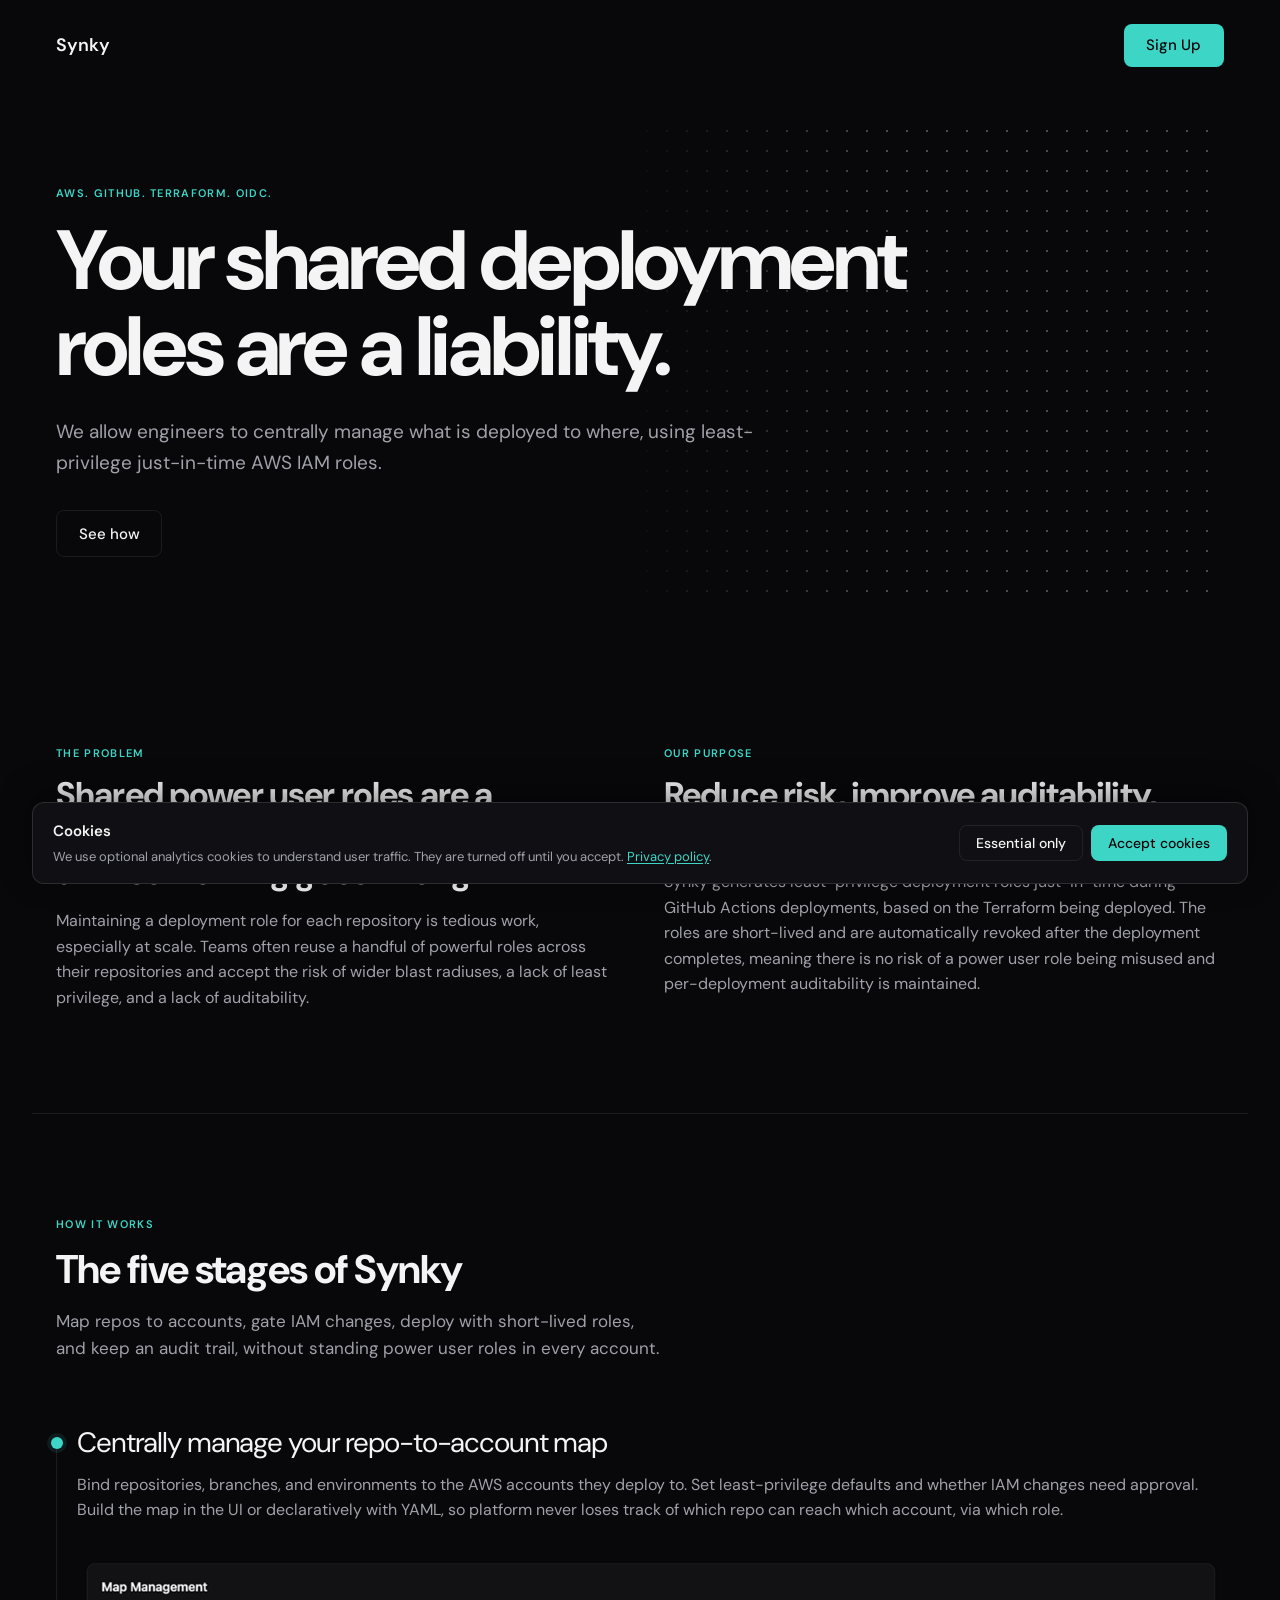
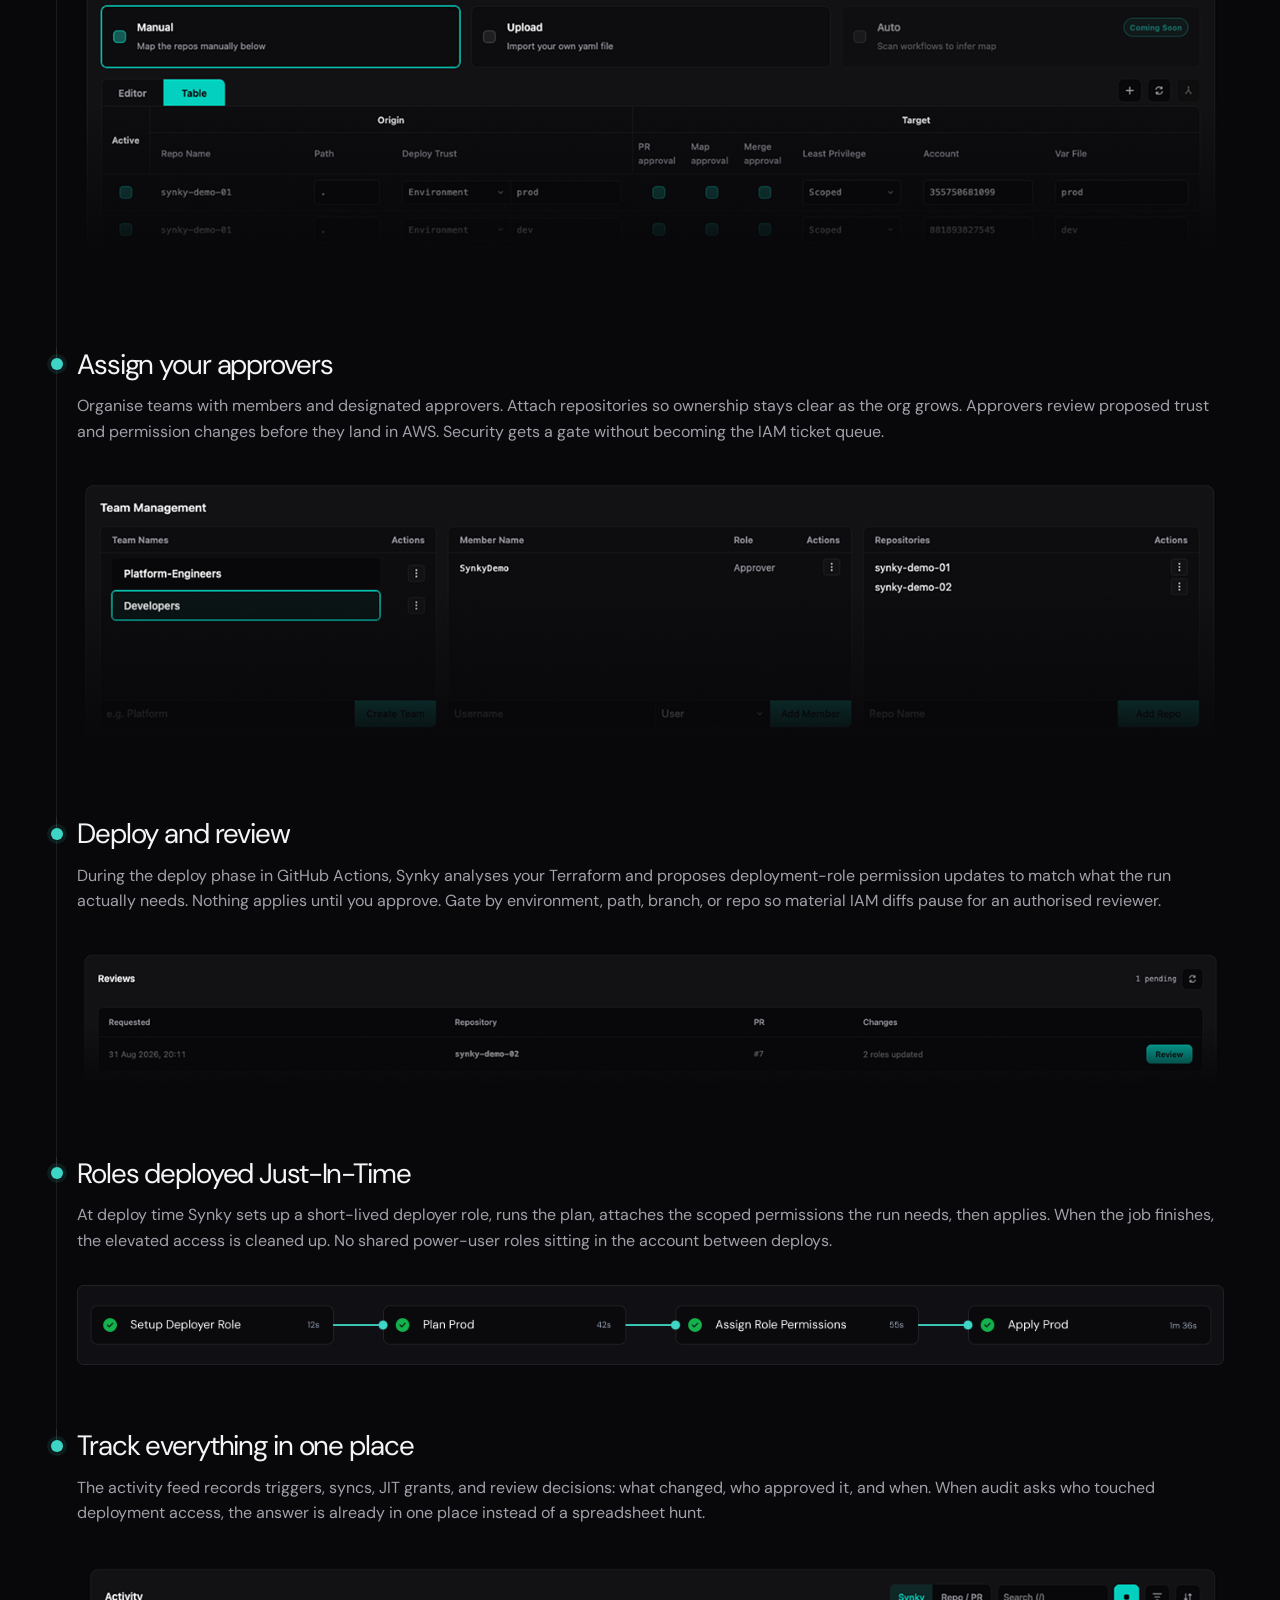
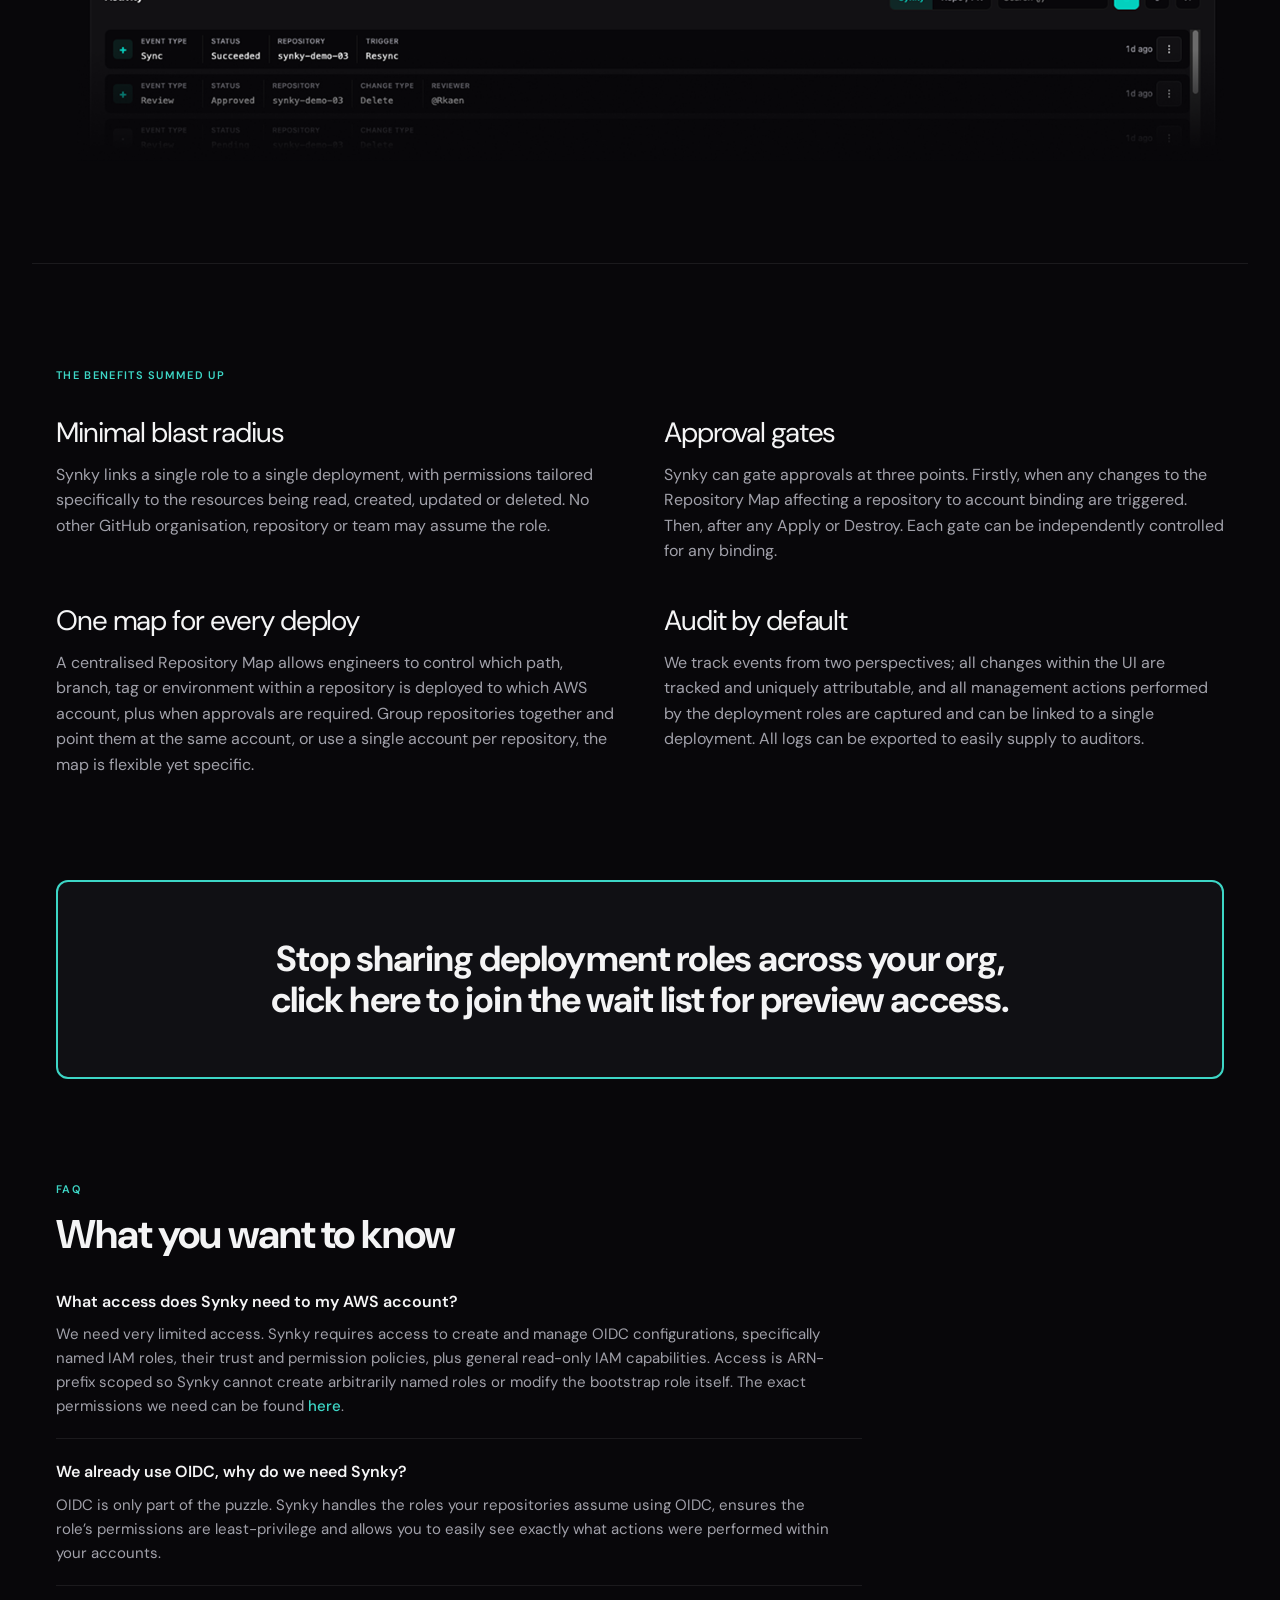
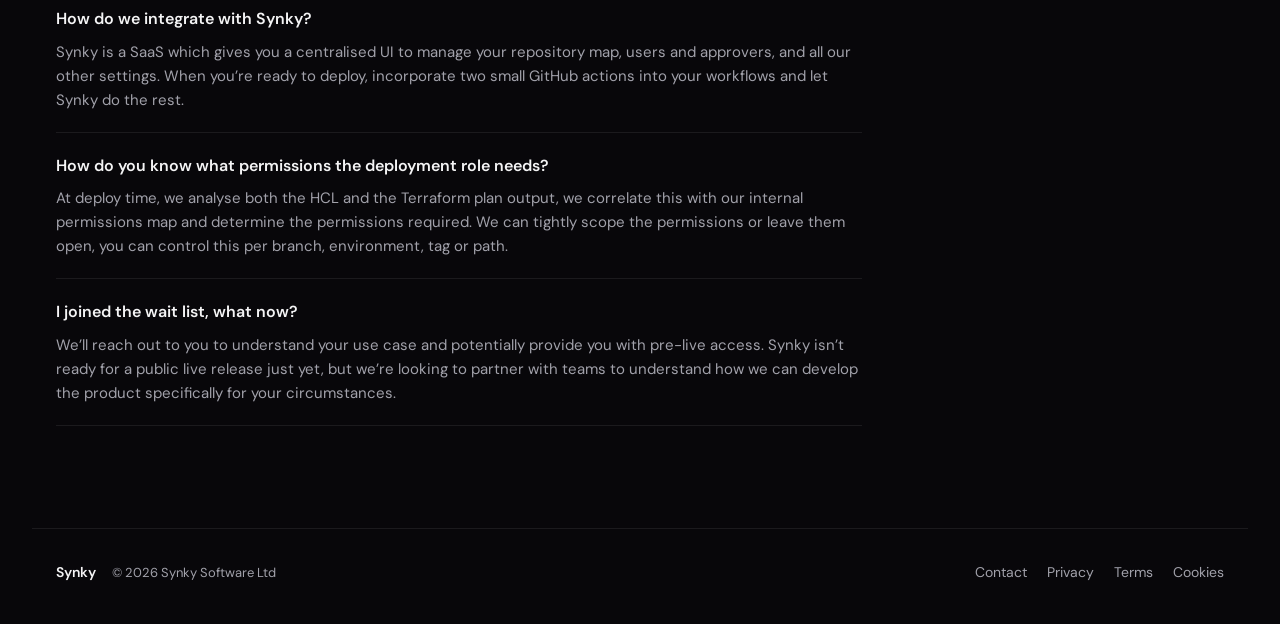
<file: index.html>
<!DOCTYPE html>
<html lang="en">
  <head>
    <meta charset="utf-8" />
    <meta name="viewport" content="width=device-width, initial-scale=1" />
    <meta
      name="description"
      content="Automated, auditable IAM for GitHub Actions and AWS. Per-repo deployment roles synced from Terraform, not shared power user roles."
    />
    <meta name="theme-color" content="#060608" />
    <link rel="canonical" href="https://www.synky.io/" />
    <meta property="og:type" content="website" />
    <meta property="og:url" content="https://www.synky.io/" />
    <meta property="og:title" content="Shared deployment roles are a liability | Synky" />
    <meta
      property="og:description"
      content="Automated, auditable IAM for GitHub Actions and AWS. Per-repo roles synced from Terraform."
    />
    <meta property="og:image" content="https://www.synky.io/assets/og-card.png" />
    <meta property="og:image:width" content="1200" />
    <meta property="og:image:height" content="630" />
    <meta name="twitter:card" content="summary_large_image" />
    <meta name="twitter:title" content="Shared deployment roles are a liability | Synky" />
    <meta
      name="twitter:description"
      content="Automated, auditable IAM for GitHub Actions and AWS. Per-repo roles synced from Terraform."
    />
    <meta name="twitter:image" content="https://www.synky.io/assets/og-card.png" />
    <title>Shared deployment roles are a liability | Synky</title>
    <script type="application/ld+json">
      {
        "@context": "https://schema.org",
        "@graph": [
          {
            "@type": "Organization",
            "@id": "https://www.synky.io/#organization",
            "name": "Synky Software Ltd",
            "url": "https://www.synky.io/",
            "logo": "https://www.synky.io/assets/synky-mark.png",
            "email": "hello@synky.io"
          },
          {
            "@type": "WebSite",
            "@id": "https://www.synky.io/#website",
            "url": "https://www.synky.io/",
            "name": "Synky",
            "publisher": { "@id": "https://www.synky.io/#organization" }
          },
          {
            "@type": "SoftwareApplication",
            "@id": "https://www.synky.io/#product",
            "name": "Synky",
            "applicationCategory": "DeveloperApplication",
            "operatingSystem": "Web",
            "url": "https://www.synky.io/",
            "description": "Automated, auditable deployment IAM for GitHub Actions and AWS. Per-repo just-in-time roles synced from Terraform.",
            "publisher": { "@id": "https://www.synky.io/#organization" }
          }
        ]
      }
    </script>
    <link rel="icon" href="favicon.svg" type="image/svg+xml" />
    <link rel="icon" href="favicon.ico" sizes="any" />
    <link rel="apple-touch-icon" href="apple-touch-icon.png" />
    <link rel="stylesheet" href="styles.css" />
    <link rel="preconnect" href="https://fonts.googleapis.com" />
    <link rel="preconnect" href="https://fonts.gstatic.com" crossorigin />
    <link
      href="https://fonts.googleapis.com/css2?family=DM+Sans:ital,opsz,wght@0,9..40,400;0,9..40,500;0,9..40,600;0,9..40,700;1,9..40,400&family=JetBrains+Mono:wght@400;500&display=swap"
      rel="stylesheet"
    />
  </head>
  <body>
    <a class="skip-link" href="#main">Skip to content</a>

    <header class="site-header">
      <a class="logo" href="/">Synky</a>
      <nav class="site-nav" aria-label="Primary">
        <button type="button" class="btn btn-primary btn-nav" data-waitlist-open>
          Sign Up
        </button>
      </nav>
    </header>

    <main id="main">
      <section class="hero" aria-labelledby="hero-title">
        <div class="hero-stage">
          <div class="hero-dots" aria-hidden="true"></div>
          <div class="hero-overlay">
            <p class="eyebrow">AWS. GitHub. Terraform. OIDC.</p>
            <h1 id="hero-title" class="hero-risk">
              Your shared deployment roles are a liability.
            </h1>
            <p class="lead">
              We allow engineers to centrally manage what is deployed to where, using least-privilege just-in-time AWS IAM roles.
            </p>
            <div class="cta-row">
              <a class="btn btn-outline" href="#features">See how</a>
            </div>
          </div>
        </div>
      </section>

      <section class="story" aria-labelledby="story-problem-title">
        <div class="story-grid">
          <div class="story-block">
            <p class="section-label">The problem</p>
            <h2 id="story-problem-title">
              Shared power user roles are a compromise everyone accepts until something goes wrong
            </h2>
            <p>
              Maintaining a deployment role for each repository is tedious work, especially at scale.
              Teams often reuse a handful of powerful roles across their repositories and accept the risk
              of wider blast radiuses, a lack of least privilege, and a lack of auditability.
            </p>
          </div>
          <div class="story-block">
            <p class="section-label">Our purpose</p>
            <h2 id="story-purpose-title" class="story-solution-title">
              Reduce risk, improve auditability, and make it easy to manage.
            </h2>
            <p>
              Synky generates least-privilege deployment roles just-in-time during GitHub Actions deployments, based
              on the Terraform being deployed. The roles are short-lived and are automatically revoked after the deployment completes,
              meaning there is no risk of a power user role being misused and per-deployment auditability is maintained.
            </p>
          </div>
        </div>
      </section>

      <section id="features" class="how-it-works" aria-labelledby="how-title">
        <header class="how-head">
          <p class="section-label">How it works</p>
          <h2 id="how-title">The five stages of Synky</h2>
          <p class="section-lead">
            Map repos to accounts, gate IAM changes, deploy with short-lived roles, and keep an
            audit trail, without standing power user roles in every account.
          </p>
        </header>

        <ol class="how-steps">
          <li class="how-step">
            <div class="how-step-marker" aria-hidden="true"><span></span></div>
            <div class="how-step-body">
              <div class="how-step-copy">
                <h3>Centrally manage your repo-to-account map</h3>
                <p>
                  Bind repositories, branches, and environments to the AWS accounts they deploy to.
                  Set least-privilege defaults and whether IAM changes need approval. Build the map
                  in the UI or declaratively with YAML, so platform never loses track of which
                  repo can reach which account, via which role.
                </p>
              </div>
              <figure class="how-step-media">
                <img
                  src="assets/product-images/mapManagement_fade.png?v=20260902"
                  alt="Synky map management table showing repository to account bindings"
                  width="1200"
                  height="750"
                  loading="lazy"
                />
              </figure>
            </div>
          </li>

          <li class="how-step">
            <div class="how-step-marker" aria-hidden="true"><span></span></div>
            <div class="how-step-body">
              <div class="how-step-copy">
                <h3>Assign your approvers</h3>
                <p>
                  Organise teams with members and designated approvers. Attach repositories so 
                  ownership stays clear as the org grows. Approvers review proposed trust and 
                  permission changes before they land in AWS. Security gets a gate without 
                  becoming the IAM ticket queue.
                </p>
              </div>
              <figure class="how-step-media">
                <img
                  src="assets/product-images/teamManagement_fade.png"
                  alt="Synky team management showing teams, members, and linked repositories"
                  width="1200"
                  height="750"
                  loading="lazy"
                />
              </figure>
            </div>
          </li>

          <li class="how-step">
            <div class="how-step-marker" aria-hidden="true"><span></span></div>
            <div class="how-step-body">
              <div class="how-step-copy">
                <h3>Deploy and review</h3>
                <p>
                  During the deploy phase in GitHub Actions, Synky analyses your Terraform 
                  and proposes deployment-role permission updates to match what the run 
                  actually needs. Nothing applies until you approve. Gate by environment, 
                  path, branch, or repo so material IAM diffs pause for an authorised reviewer.
                </p>
              </div>
              <figure class="how-step-media">
                <img
                  src="assets/product-images/reviews_fade.png"
                  alt="Synky dashboard showing pending reviews and repository metrics"
                  width="1200"
                  height="750"
                  loading="lazy"
                />
              </figure>
            </div>
          </li>

          <li class="how-step">
            <div class="how-step-marker" aria-hidden="true"><span></span></div>
            <div class="how-step-body">
              <div class="how-step-copy">
                <h3>Roles deployed Just-In-Time</h3>
                <p>
                  At deploy time Synky sets up a short-lived deployer role, runs the plan, 
                  attaches the scoped permissions the run needs, then applies. When the job 
                  finishes, the elevated access is cleaned up. No shared power-user 
                  roles sitting in the account between deploys.
                </p>
              </div>
              <figure class="how-step-media how-step-media--workflow">
                <img
                  src="assets/product-images/deploy_workflow.png"
                  alt="Deploy workflow: Setup Deployer Role, Plan Prod, Assign Role Permissions, Apply Prod"
                  width="1353"
                  height="94"
                  loading="lazy"
                />
              </figure>
            </div>
          </li>

          <li class="how-step">
            <div class="how-step-marker" aria-hidden="true"><span></span></div>
            <div class="how-step-body">
              <div class="how-step-copy">
                <h3>Track everything in one place</h3>
                <p>
                  The activity feed records triggers, syncs, JIT grants, and review decisions:
                  what changed, who approved it, and when. When audit asks who touched deployment
                  access, the answer is already in one place instead of a spreadsheet hunt.
                </p>
              </div>
              <figure class="how-step-media">
                <img
                  src="assets/product-images/activity_fade.png"
                  alt="Synky activity feed showing sync and review events"
                  width="1200"
                  height="750"
                  loading="lazy"
                />
              </figure>
            </div>
          </li>
        </ol>
      </section>

      <section class="benefits" aria-labelledby="benefits-title">
        <p class="section-label">The benefits summed up</p>
        <h2 id="benefits-title" class="sr-only">Key benefits</h2>
        <div class="benefits-grid">
          <article class="benefit-card">
            <h3>Minimal blast radius</h3>
            <p>
              Synky links a single role to a single deployment, with permissions tailored 
              specifically to the resources being read, created, updated or deleted. No other 
              GitHub organisation, repository or team may assume the role.
            </p>
          </article>
          <article class="benefit-card">
            <h3>Approval gates</h3>
            <p>
              Synky can gate approvals at three points. Firstly, when any changes to the Repository 
              Map affecting a repository to account binding are triggered. Then, after any Apply or 
              Destroy. Each gate can be independently controlled for any binding.
            </p>
          </article>
          <article class="benefit-card">
            <h3>One map for every deploy</h3>
            <p>
              A centralised Repository Map allows engineers to control which path, branch, 
              tag or environment within a repository is deployed to which AWS account, plus 
              when approvals are required. Group repositories together and point them at the 
              same account, or use a single account per repository, the map is flexible yet specific.
            </p>
          </article>
          <article class="benefit-card">
            <h3>Audit by default</h3>
            <p>
              We track events from two perspectives; all changes within the UI are tracked and 
              uniquely attributable, and all management actions performed by the deployment roles 
              are captured and can be linked to a single deployment. All logs can be exported to 
              easily supply to auditors.
            </p>
          </article>
        </div>
      </section>

      <button type="button" class="cta-final" data-waitlist-open>
        <span class="cta-final-title">Stop sharing deployment roles across your org, 
          click here to join the wait list for preview access.</span>
      </button>

      <section id="faq" class="faq" aria-labelledby="faq-title">
        <div class="faq-layout">
          <div class="faq-copy">
            <p class="section-label">FAQ</p>
            <h2 id="faq-title">What you want to know</h2>
            <dl class="faq-list">
              <div class="faq-item">
                <dt>What access does Synky need to my AWS account?</dt>
                <dd>
                  We need very limited access. Synky requires access to create and manage OIDC configurations, 
                  specifically named IAM roles, their trust and permission policies, plus 
                  general read-only IAM capabilities. Access is ARN-prefix scoped so Synky cannot create 
                  arbitrarily named roles or modify the bootstrap role itself. 
                  The exact permissions we need can be found
                  <button
                    type="button"
                    class="faq-policy-link"
                    data-faq-policy-toggle
                    aria-expanded="false"
                    aria-controls="bootstrap-policy-panel"
                  >
                    here
                  </button>.
                  <div
                    id="bootstrap-policy-panel"
                    class="faq-policy-panel"
                    hidden
                    role="region"
                    aria-label="Bootstrap role permission policy"
                  >
                    <div class="faq-policy-box">
                      <p class="faq-policy-caption">
                        Bootstrap role (<code>synky-bot</code>) permission policy
                      </p>
                      <pre class="faq-policy-pre"><code>{
  "Version": "2012-10-17",
  "Statement": [
    {
      "Sid": "DenyModifyBootstrapRole",
      "Effect": "Deny",
      "Action": [
        "iam:DeleteRole",
        "iam:UpdateRole",
        "iam:UpdateAssumeRolePolicy",
        "iam:PutRolePolicy",
        "iam:DeleteRolePolicy",
        "iam:AttachRolePolicy",
        "iam:DetachRolePolicy",
        "iam:PutRolePermissionsBoundary",
        "iam:DeleteRolePermissionsBoundary",
        "iam:TagRole",
        "iam:UntagRole",
        "iam:PassRole"
      ],
      "Resource": "arn:aws:iam::ACCOUNT_ID:role/synky-bot"
    },
    {
      "Sid": "DenyUntagSynkyManaged",
      "Effect": "Deny",
      "Action": "iam:UntagRole",
      "Resource": "arn:aws:iam::ACCOUNT_ID:role/synky-run-*",
      "Condition": {
        "ForAnyValue:StringEquals": {
          "iam:TagKeys": ["synky:managed"]
        }
      }
    },
    {
      "Sid": "ManageGitHubOidcProvider",
      "Effect": "Allow",
      "Action": [
        "iam:CreateOpenIDConnectProvider",
        "iam:DeleteOpenIDConnectProvider",
        "iam:GetOpenIDConnectProvider",
        "iam:TagOpenIDConnectProvider",
        "iam:UntagOpenIDConnectProvider",
        "iam:UpdateOpenIDConnectProvider",
        "iam:AddClientIDToOpenIDConnectProvider",
        "iam:RemoveClientIDFromOpenIDConnectProvider",
        "iam:UpdateOpenIDConnectProviderThumbprint"
      ],
      "Resource": "arn:aws:iam::ACCOUNT_ID:oidc-provider/token.actions.githubusercontent.com",
      "Condition": {
        "StringEquals": {
          "iam:ResourceTag/synky:managed": "true"
        }
      }
    },
    {
      "Sid": "ManageSynkyRunRoles",
      "Effect": "Allow",
      "Action": [
        "iam:CreateRole",
        "iam:DeleteRole",
        "iam:GetRole",
        "iam:UpdateRole",
        "iam:UpdateAssumeRolePolicy",
        "iam:PutRolePolicy",
        "iam:DeleteRolePolicy",
        "iam:GetRolePolicy",
        "iam:ListRolePolicies",
        "iam:ListAttachedRolePolicies",
        "iam:PutRolePermissionsBoundary",
        "iam:DeleteRolePermissionsBoundary",
        "iam:TagRole",
        "iam:UntagRole"
      ],
      "Resource": "arn:aws:iam::ACCOUNT_ID:role/synky-run-*",
      "Condition": {
        "StringEquals": {
          "iam:ResourceTag/synky:managed": "true"
        }
      }
    },
    {
      "Sid": "ManageSynkyPermissionsBoundary",
      "Effect": "Allow",
      "Action": [
        "iam:CreatePolicy",
        "iam:DeletePolicy",
        "iam:GetPolicy",
        "iam:GetPolicyVersion",
        "iam:ListPolicyVersions",
        "iam:CreatePolicyVersion",
        "iam:DeletePolicyVersion",
        "iam:SetDefaultPolicyVersion",
        "iam:TagPolicy"
      ],
      "Resource": "arn:aws:iam::ACCOUNT_ID:policy/synky-permissions-boundary"
    },
    {
      "Sid": "ManageSynkyRunPolicies",
      "Effect": "Allow",
      "Action": [
        "iam:CreatePolicy",
        "iam:DeletePolicy",
        "iam:GetPolicy",
        "iam:GetPolicyVersion",
        "iam:ListPolicyVersions",
        "iam:CreatePolicyVersion",
        "iam:DeletePolicyVersion",
        "iam:SetDefaultPolicyVersion",
        "iam:TagPolicy",
        "iam:UntagPolicy",
        "iam:ListEntitiesForPolicy"
      ],
      "Resource": "arn:aws:iam::ACCOUNT_ID:policy/synky-run-*"
    },
    {
      "Sid": "AttachSynkyRunPolicies",
      "Effect": "Allow",
      "Action": [
        "iam:AttachRolePolicy",
        "iam:DetachRolePolicy"
      ],
      "Resource": "arn:aws:iam::ACCOUNT_ID:role/synky-run-*",
      "Condition": {
        "StringEquals": {
          "iam:ResourceTag/synky:managed": "true"
        },
        "ArnLike": {
          "iam:PolicyARN": "arn:aws:iam::ACCOUNT_ID:policy/synky-run-*"
        }
      }
    },
    {
      "Sid": "ReadIamForDiscovery",
      "Effect": "Allow",
      "Action": [
        "iam:GetOpenIDConnectProvider",
        "iam:ListOpenIDConnectProviders",
        "iam:GetRole",
        "iam:GetRolePolicy",
        "iam:ListRoles",
        "iam:ListRoleTags",
        "iam:ListAttachedRolePolicies",
        "iam:ListInstanceProfilesForRole"
      ],
      "Resource": "*"
    }
  ]
}</code></pre>
                    </div>
                  </div>
                </dd>
              </div>
              <div class="faq-item">
                <dt>We already use OIDC, why do we need Synky?</dt>
                <dd>
                  OIDC is only part of the puzzle. Synky handles the roles your repositories 
                  assume using OIDC, ensures the role’s permissions are least-privilege and 
                  allows you to easily see exactly what actions were performed within your accounts.
                </dd>
              </div>
              <div class="faq-item">
                <dt>How do we integrate with Synky?</dt>
                <dd>
                  Synky is a SaaS which gives you a centralised UI to manage your repository map, 
                  users and approvers, and all our other settings. When you’re ready to deploy, 
                  incorporate two small GitHub actions into your workflows and let Synky do the rest.
                </dd>
              </div>
              <div class="faq-item">
                <dt>How do you know what permissions the deployment role needs?</dt>
                <dd>
                  At deploy time, we analyse both the HCL and the Terraform plan output, 
                  we correlate this with our internal permissions map and determine the 
                  permissions required. We can tightly scope the permissions or leave them 
                  open, you can control this per branch, environment, tag or path.
                </dd>
              </div>
              <div class="faq-item">
                <dt>I joined the wait list, what now?</dt>
                <dd>
                  We’ll reach out to you to understand your use case and potentially provide 
                  you with pre-live access. Synky isn’t ready for a public live release just 
                  yet, but we’re looking to partner with teams to understand how we can develop 
                  the product specifically for your circumstances.
                </dd>
              </div>
            </dl>
          </div>
        </div>
      </section>
    </main>

    <div id="waitlist-drawer" class="drawer" hidden aria-hidden="true">
      <div class="drawer-backdrop" data-waitlist-close tabindex="-1"></div>
      <aside
        class="drawer-panel"
        role="dialog"
        aria-modal="true"
        aria-labelledby="waitlist-title"
      >
        <header class="drawer-header">
          <h2 id="waitlist-title">Join the waitlist</h2>
          <button type="button" class="drawer-close" data-waitlist-close aria-label="Close">
            ×
          </button>
        </header>
        <p class="drawer-lead">We'll reach out when your organisation is invited.</p>
        <form
          id="waitlist-form"
          class="waitlist-form"
          action="https://formspree.io/f/mykvygdz"
          method="POST"
        >
          <label class="field">
            <span class="field-label">Name</span>
            <input type="text" name="name" autocomplete="name" required />
          </label>
          <label class="field">
            <span class="field-label">Email</span>
            <input type="email" name="email" autocomplete="email" required />
          </label>
          <label class="field">
            <span class="field-label">Role</span>
            <input
              type="text"
              name="role"
              autocomplete="organization-title"
              placeholder="e.g. Platform Engineer"
              required
            />
          </label>
          <label class="field">
            <span class="field-label">Organisation</span>
            <input type="text" name="organisation" autocomplete="organization" required />
          </label>
          <p id="waitlist-error" class="waitlist-error" hidden role="alert">
            Something went wrong. Please try again.
          </p>
          <button type="submit" class="btn btn-primary btn-full">Join the waitlist</button>
        </form>
        <div id="waitlist-success" class="waitlist-success" hidden>
          <p>You're on the list. We'll be in touch.</p>
        </div>
      </aside>
    </div>

    <footer class="site-footer">
      <div class="footer-left">
        <span class="footer-brand">Synky</span>
        <span class="footer-copy">&copy; 2026 Synky Software Ltd</span>
      </div>
      <nav class="footer-nav" aria-label="Footer">
        <a href="mailto:hello@synky.io">Contact</a>
        <a href="/privacy.html">Privacy</a>
        <a href="/terms.html">Terms</a>
        <a href="/privacy.html#cookies" data-cookie-settings>Cookies</a>
      </nav>
    </footer>

    <script src="analytics-config.js"></script>
    <script src="analytics.js" defer></script>
    <script src="cookie-consent.js" defer></script>
    <script src="faq-policy.js" defer></script>
    <script src="waitlist.js" defer></script>
  </body>
</html>
</file>
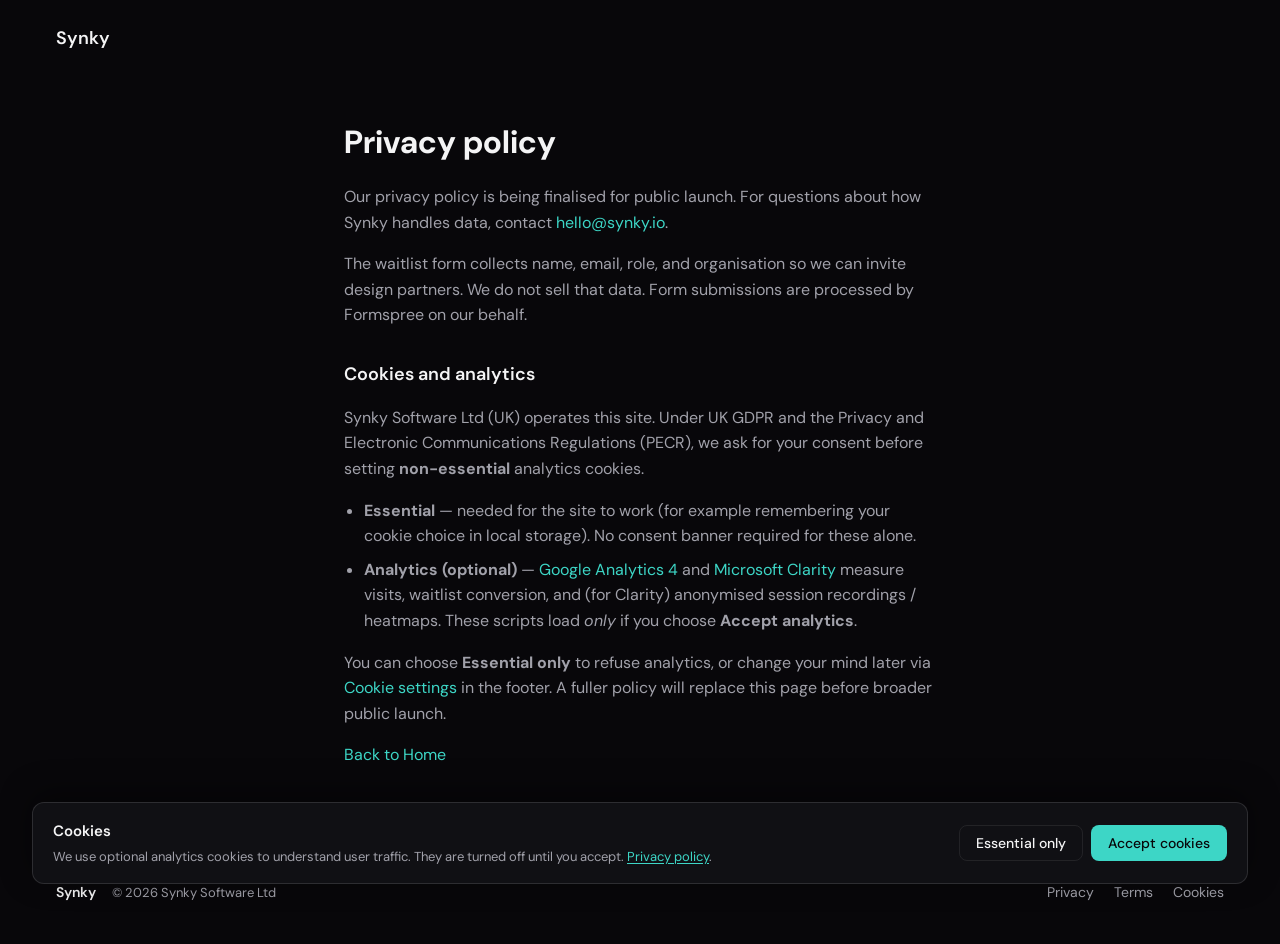
<file: privacy.html>
<!DOCTYPE html>
<html lang="en">
  <head>
    <meta charset="utf-8" />
    <meta name="viewport" content="width=device-width, initial-scale=1" />
    <meta
      name="description"
      content="Privacy policy for Synky Software Ltd. Contact hello@synky.io for data questions while the full policy is finalised."
    />
    <link rel="canonical" href="https://www.synky.io/privacy.html" />
    <meta name="robots" content="index,follow" />
    <title>Privacy | Synky</title>
    <link rel="icon" href="favicon.svg" type="image/svg+xml" />
    <link rel="icon" href="favicon.ico" sizes="any" />
    <link rel="stylesheet" href="styles.css" />
    <link rel="preconnect" href="https://fonts.googleapis.com" />
    <link rel="preconnect" href="https://fonts.gstatic.com" crossorigin />
    <link
      href="https://fonts.googleapis.com/css2?family=DM+Sans:wght@400;500;600;700&display=swap"
      rel="stylesheet"
    />
  </head>
  <body>
    <header class="site-header">
      <a class="logo" href="/">Synky</a>
    </header>
    <main class="legal-page">
      <h1>Privacy policy</h1>
      <p>
        Our privacy policy is being finalised for public launch. For questions about how Synky
        handles data, contact
        <a href="mailto:hello@synky.io">hello@synky.io</a>.
      </p>
      <p>
        The waitlist form collects name, email, role, and organisation so we can invite design
        partners. We do not sell that data. Form submissions are processed by Formspree on our
        behalf.
      </p>

      <h2 id="cookies">Cookies and analytics</h2>
      <p>
        Synky Software Ltd (UK) operates this site. Under UK GDPR and the Privacy and Electronic
        Communications Regulations (PECR), we ask for your consent before setting
        <strong>non-essential</strong> analytics cookies.
      </p>
      <ul>
        <li>
          <strong>Essential</strong> — needed for the site to work (for example remembering your
          cookie choice in local storage). No consent banner required for these alone.
        </li>
        <li>
          <strong>Analytics (optional)</strong> —
          <a href="https://policies.google.com/privacy" rel="noopener noreferrer">Google Analytics 4</a>
          and
          <a href="https://privacy.microsoft.com/privacystatement" rel="noopener noreferrer"
            >Microsoft Clarity</a
          >
          measure visits, waitlist conversion, and (for Clarity) anonymised session recordings /
          heatmaps. These scripts load <em>only</em> if you choose <strong>Accept analytics</strong>.
        </li>
      </ul>
      <p>
        You can choose <strong>Essential only</strong> to refuse analytics, or change your mind
        later via <a href="#cookies" data-cookie-settings>Cookie settings</a> in the footer. A
        fuller policy will replace this page before broader public launch.
      </p>
      <p><a href="/">Back to Home</a></p>
    </main>
    <footer class="site-footer">
      <div class="footer-left">
        <span class="footer-brand">Synky</span>
        <span class="footer-copy">&copy; 2026 Synky Software Ltd</span>
      </div>
      <nav class="footer-nav" aria-label="Footer">
        <a href="/privacy.html">Privacy</a>
        <a href="/terms.html">Terms</a>
        <a href="/privacy.html#cookies" data-cookie-settings>Cookies</a>
      </nav>
    </footer>
    <script src="analytics-config.js"></script>
    <script src="analytics.js" defer></script>
    <script src="cookie-consent.js" defer></script>
  </body>
</html>
</file>
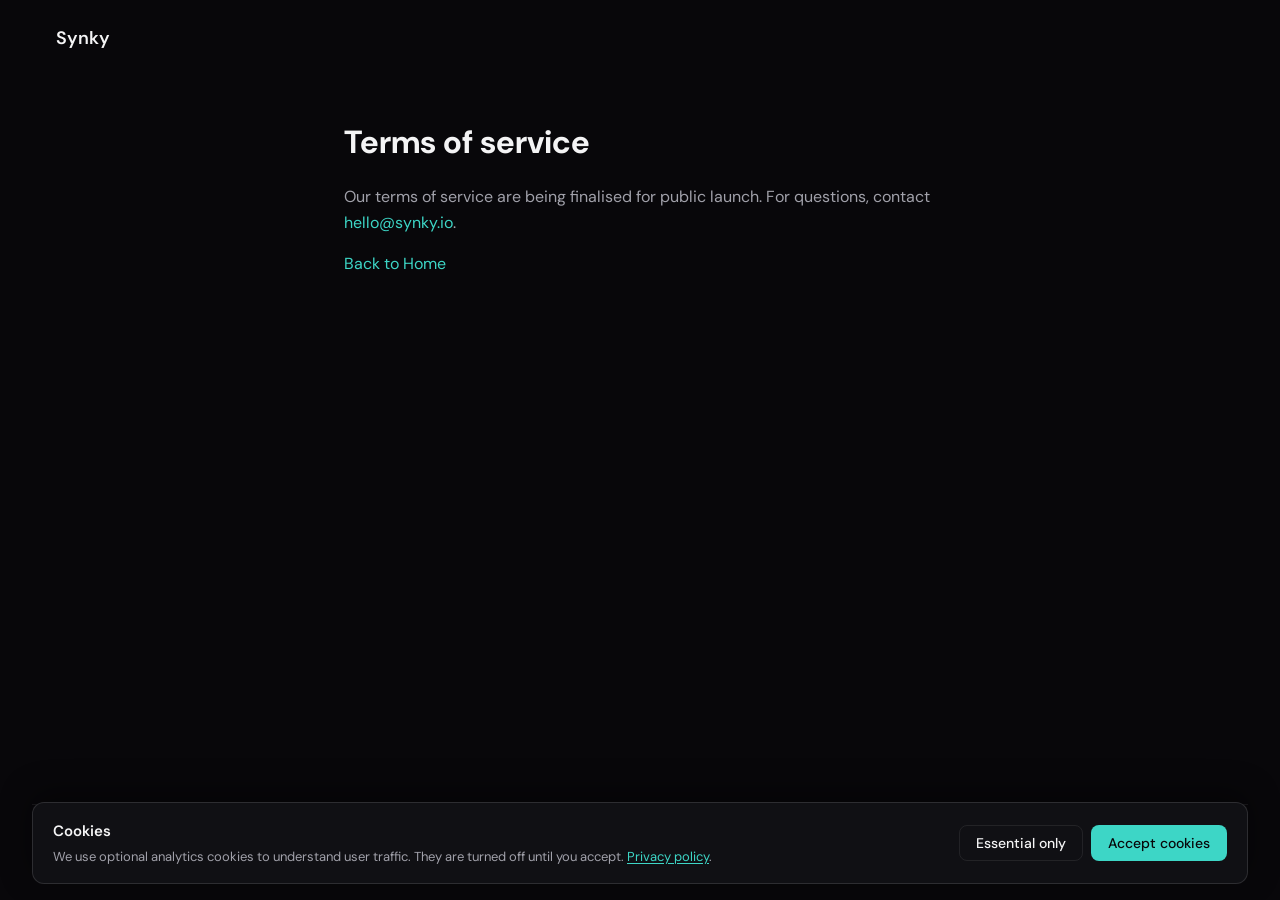
<file: terms.html>
<!DOCTYPE html>
<html lang="en">
  <head>
    <meta charset="utf-8" />
    <meta name="viewport" content="width=device-width, initial-scale=1" />
    <meta
      name="description"
      content="Terms of service for Synky Software Ltd. Contact hello@synky.io while the full terms are finalised for public launch."
    />
    <link rel="canonical" href="https://www.synky.io/terms.html" />
    <title>Terms | Synky</title>
    <link rel="icon" href="favicon.svg" type="image/svg+xml" />
    <link rel="icon" href="favicon.ico" sizes="any" />
    <link rel="stylesheet" href="styles.css" />
    <link rel="preconnect" href="https://fonts.googleapis.com" />
    <link rel="preconnect" href="https://fonts.gstatic.com" crossorigin />
    <link
      href="https://fonts.googleapis.com/css2?family=DM+Sans:wght@400;500;600;700&display=swap"
      rel="stylesheet"
    />
  </head>
  <body>
    <header class="site-header">
      <a class="logo" href="/">Synky</a>
    </header>
    <main class="legal-page">
      <h1>Terms of service</h1>
      <p>
        Our terms of service are being finalised for public launch. For questions, contact
        <a href="mailto:hello@synky.io">hello@synky.io</a>.
      </p>
      <p><a href="/">Back to Home</a></p>
    </main>
    <footer class="site-footer">
      <div class="footer-left">
        <span class="footer-brand">Synky</span>
        <span class="footer-copy">&copy; 2026 Synky Software Ltd</span>
      </div>
      <nav class="footer-nav" aria-label="Footer">
        <a href="/privacy.html">Privacy</a>
        <a href="/terms.html">Terms</a>
        <a href="/privacy.html#cookies" data-cookie-settings>Cookies</a>
      </nav>
    </footer>
    <script src="analytics-config.js"></script>
    <script src="analytics.js" defer></script>
    <script src="cookie-consent.js" defer></script>
  </body>
</html>
</file>
<file: styles.css>
:root {
  --bg: #08070A;
  --card: #101014;
  --text: #f4f4f5;
  --text-muted: #a1a1aa;
  --accent: #3dd6c6;
  --accent-hover: #4ee4d4;
  --accent-soft: rgba(61, 214, 198, 0.1);
  --stroke: rgba(255, 255, 255, 0.08);
  --stroke-strong: rgba(255, 255, 255, 0.12);
  --avatar: #2a2830;
  --error: #f87171;
  --font-sans: "DM Sans", system-ui, sans-serif;
  --font-mono: "JetBrains Mono", ui-monospace, monospace;
  --container: 76rem;
  --section-pad: clamp(4rem, 8vw, 6.5rem);
  --focus-ring: 0 0 0 3px rgba(61, 214, 198, 0.35);
  --ease-out: cubic-bezier(0.25, 1, 0.5, 1);
  --duration-fast: 150ms;
  --duration-normal: 250ms;
}

*,
*::before,
*::after {
  box-sizing: border-box;
}

html {
  scroll-behavior: smooth;
}

@media (prefers-reduced-motion: reduce) {
  html {
    scroll-behavior: auto;
  }

  *,
  *::before,
  *::after {
    animation-duration: 0.01ms !important;
    animation-iteration-count: 1 !important;
    transition-duration: 0.01ms !important;
  }
}

body {
  margin: 0;
  min-height: 100dvh;
  display: flex;
  flex-direction: column;
  font-family: var(--font-sans);
  font-size: 1rem;
  line-height: 1.6;
  color: var(--text);
  background: var(--bg);
}

a {
  color: var(--accent);
  text-decoration: none;
}

a:hover {
  text-decoration: underline;
}

:focus {
  outline: none;
}

:focus-visible {
  outline: 2px solid var(--accent);
  outline-offset: 2px;
}

.sr-only {
  position: absolute;
  width: 1px;
  height: 1px;
  padding: 0;
  margin: -1px;
  overflow: hidden;
  clip: rect(0, 0, 0, 0);
  white-space: nowrap;
  border: 0;
}

.skip-link {
  position: absolute;
  top: -100%;
  left: 1rem;
  z-index: 200;
  padding: 0.5rem 1rem;
  background: var(--accent);
  color: var(--bg);
  font-weight: 600;
  border-radius: 0.375rem;
}

.skip-link:focus {
  top: 1rem;
}

/* Header */

.site-header {
  position: relative;
  z-index: 50;
  display: flex;
  flex-wrap: wrap;
  align-items: center;
  justify-content: space-between;
  gap: 1rem;
  max-width: var(--container);
  margin: 0 auto;
  padding: 1.5rem 1.5rem 0;
  width: 100%;
}

.logo {
  display: inline-flex;
  align-items: center;
  font-weight: 600;
  font-size: 1.125rem;
  color: var(--text);
  text-decoration: none;
}

.logo:hover {
  color: var(--accent);
  text-decoration: none;
}

.site-nav {
  display: flex;
  align-items: center;
  gap: 0.75rem 1.25rem;
}

.nav-link {
  color: var(--text-muted);
  text-decoration: none;
  font-size: 0.9375rem;
  font-weight: 500;
}

.nav-link:hover {
  color: var(--text);
  text-decoration: none;
}

.nav-link:focus-visible {
  outline: none;
  box-shadow: var(--focus-ring);
  border-radius: 4px;
}

.btn-nav {
  padding: 0.5rem 1rem;
  font-size: 0.875rem;
}

main {
  flex: 1;
  width: 100%;
}

.section-label {
  margin: 0 0 0.75rem;
  font-size: 0.6875rem;
  font-weight: 600;
  letter-spacing: 0.12em;
  text-transform: uppercase;
  color: var(--accent);
}

.section-lead {
  margin: 0;
  font-size: 1.0625rem;
  color: var(--text-muted);
  max-width: 42ch;
  text-wrap: pretty;
}

/* Hero */

.hero {
  max-width: var(--container);
  margin: 0 auto;
  padding: clamp(1rem, 3vw, 2rem) 1.5rem var(--section-pad);
}

.hero-stage {
  position: relative;
  min-height: clamp(20rem, 48vw, 34rem);
}

.hero-dots {
  position: absolute;
  top: 4%;
  right: 0;
  width: min(52%, 38rem);
  height: 90%;
  z-index: 0;
  pointer-events: none;
  background-image: radial-gradient(circle, rgba(255, 255, 255, 0.28) 1px, transparent 1px);
  background-size: 20px 20px;
  mask-image: linear-gradient(to left, black 55%, transparent 100%);
}

.hero-overlay {
  position: relative;
  z-index: 1;
  display: flex;
  flex-direction: column;
  justify-content: center;
  min-height: inherit;
  max-width: min(78%, 54rem);
  padding: clamp(1rem, 3vw, 2rem) 0;
}

.hero-risk {
  margin: 0;
  font-size: clamp(2.75rem, 7.5vw, 5.25rem);
  font-weight: 700;
  line-height: 1.02;
  letter-spacing: -0.04em;
  color: var(--text);
  text-wrap: balance;
}

.hero-overlay .lead {
  margin-top: clamp(1rem, 2.5vw, 1.75rem);
  max-width: 58ch;
}

.lead {
  margin: 0 0 2rem;
  font-size: clamp(1rem, 2vw, 1.1875rem);
  color: var(--text-muted);
  max-width: 32ch;
  text-wrap: pretty;
}

.cta-row {
  display: flex;
  flex-wrap: wrap;
  gap: 0.75rem;
}

.eyebrow {
  margin: 0 0 1rem;
  font-size: 0.6875rem;
  font-weight: 600;
  letter-spacing: 0.12em;
  text-transform: uppercase;
  color: var(--accent);
}

/* Story (problem | purpose) */

.story {
  max-width: var(--container);
  margin: 0 auto;
  padding: 0 1.5rem var(--section-pad);
}

.story-grid {
  display: grid;
  grid-template-columns: 1fr;
  gap: clamp(2.5rem, 5vw, 3.5rem);
  align-items: start;
}

@media (min-width: 56rem) {
  .story-grid {
    grid-template-columns: 1fr 1fr;
    gap: 2.5rem 3rem;
  }
}

.story-block h2 {
  margin: 0 0 1rem;
  font-size: clamp(1.5rem, 3.5vw, 2.125rem);
  font-weight: 700;
  line-height: 1.15;
  letter-spacing: -0.025em;
  text-wrap: balance;
}

.story-block p:not(.section-label) {
  margin: 0;
  color: var(--text-muted);
  text-wrap: pretty;
}

/* How it works */

.how-it-works {
  max-width: var(--container);
  margin: 0 auto;
  padding: var(--section-pad) 1.5rem;
  border-top: 1px solid var(--stroke);
}

.how-head {
  max-width: 48rem;
  margin-bottom: clamp(2.5rem, 5vw, 4rem);
  text-align: left;
}

.how-head .section-lead {
  margin-inline: 0;
  max-width: 50.4ch; /* was 42ch; ~20% wider */
}

.how-head h2 {
  margin: 0 0 1rem;
  font-size: clamp(1.75rem, 4vw, 2.5rem);
  font-weight: 700;
  line-height: 1.15;
  letter-spacing: -0.025em;
  text-wrap: balance;
}

.how-steps {
  list-style: none;
  margin: 0;
  padding: 0;
}

.how-step {
  display: grid;
  grid-template-columns: auto 1fr;
  gap: 1.25rem;
  padding-bottom: clamp(2.5rem, 5vw, 4rem);
}

.how-step:last-child {
  padding-bottom: 0;
}

.how-step-marker {
  position: relative;
  width: 1px;
  /* Center the 0.75rem dot on the h3 line box (font-size × line-height). */
  padding-top: calc((clamp(1.375rem, 2.5vw, 1.75rem) * 1.2 - 0.75rem) / 2);
}

.how-step-marker span {
  position: relative;
  z-index: 1;
  display: block;
  width: 0.75rem;
  height: 0.75rem;
  /* Center the wide dot on the 1px spine. */
  margin-left: calc(0.5px - 0.375rem);
  border-radius: 50%;
  background: var(--accent);
  box-shadow: 0 0 0 4px var(--accent-soft);
}

/* Spine from top of marker down to the top edge of the dot. */
.how-step:not(:first-child) .how-step-marker::before {
  content: "";
  position: absolute;
  left: 0;
  top: 0;
  width: 1px;
  height: calc((clamp(1.375rem, 2.5vw, 1.75rem) * 1.2 - 0.75rem) / 2);
  background: var(--stroke);
}

/* Spine from bottom edge of the dot through step padding to the next dot. */
.how-step:not(:last-child) .how-step-marker::after {
  content: "";
  position: absolute;
  left: 0;
  top: calc((clamp(1.375rem, 2.5vw, 1.75rem) * 1.2 - 0.75rem) / 2 + 0.75rem);
  bottom: calc(
    -1 * (clamp(2.5rem, 5vw, 4rem) + (clamp(1.375rem, 2.5vw, 1.75rem) * 1.2 - 0.75rem) / 2)
  );
  width: 1px;
  background: var(--stroke);
}

.how-step-body {
  display: flex;
  flex-direction: column;
  gap: clamp(1.25rem, 3vw, 2rem);
  min-width: 0;
}

.how-step-copy h3 {
  margin: 0 0 0.75rem;
  font-size: clamp(1.375rem, 2.5vw, 1.75rem);
  font-weight: 400;
  letter-spacing: -0.04em;
  line-height: 1.2;
}

.how-step-copy p {
  margin: 0;
  color: var(--text-muted);
  text-wrap: pretty;
}

.story-block code,
.how-step-copy code {
  font-family: var(--font-mono);
  font-size: 0.8125rem;
  padding: 0.1rem 0.35rem;
  border-radius: 0.25rem;
  background: var(--card);
  color: var(--accent);
}

.how-step-media {
  margin: 0;
}

.how-step-media img {
  display: block;
  width: 100%;
  height: auto;
  border: none;
}

.how-step-media--workflow {
  overflow-x: auto;
  -webkit-overflow-scrolling: touch;
}

.how-step-media--workflow img {
  width: 100%;
  min-width: 40rem;
  height: auto;
}

/* Benefits */

.benefits {
  max-width: var(--container);
  margin: 0 auto;
  padding: var(--section-pad) 1.5rem;
  border-top: 1px solid var(--stroke);
}

.benefits-grid {
  display: grid;
  grid-template-columns: 1fr;
  gap: 2rem;
  margin-top: 2rem;
}

@media (min-width: 40rem) {
  .benefits-grid {
    grid-template-columns: repeat(2, 1fr);
    gap: 2.5rem 3rem;
  }
}

.benefit-card h3 {
  margin: 0 0 0.75rem;
  font-size: clamp(1.375rem, 2.5vw, 1.75rem);
  font-weight: 400;
  letter-spacing: -0.04em;
  line-height: 1.2;
  color: var(--text);
}

.benefit-card p {
  margin: 0;
  color: var(--text-muted);
  text-wrap: pretty;
}

/* Founder */

/* CTA */

.cta-final {
  display: flex;
  flex-direction: column;
  align-items: center;
  gap: 1.25rem;
  width: min(100%, calc(var(--container) - 3rem));
  margin: 0 auto var(--section-pad);
  padding: clamp(2.5rem, 5vw, 3.5rem) 1.5rem;
  font-family: inherit;
  text-align: center;
  color: var(--text);
  background: var(--card);
  border: 2px solid var(--accent);
  border-radius: 0.75rem;
  cursor: pointer;
  appearance: none;
  transition:
    background var(--duration-fast) var(--ease-out),
    border-color var(--duration-fast) var(--ease-out);
}

.cta-final:hover {
  background: color-mix(in srgb, var(--card) 92%, var(--accent));
  border-color: var(--accent-hover);
}

.cta-final:hover .cta-final-sub {
  color: var(--accent-hover);
}

.cta-final:focus-visible {
  outline: 2px solid var(--accent);
  outline-offset: 3px;
}

.cta-final-title {
  display: block;
  max-width: 36ch;
  font-size: clamp(1.5rem, 4vw, 2.25rem);
  font-weight: 700;
  line-height: 1.15;
  letter-spacing: -0.025em;
  text-wrap: balance;
}

.cta-final-sub {
  display: block;
  font-size: 1rem;
  font-weight: 500;
  color: var(--text-muted);
}

/* FAQ */

.faq {
  max-width: var(--container);
  margin: 0 auto;
  padding: 0 1.5rem var(--section-pad);
}

.faq-layout {
  max-width: 50.4rem; /* was 42rem; ~20% wider */
}

.faq-copy h2 {
  margin: 0 0 2rem;
  font-size: clamp(1.75rem, 4vw, 2.5rem);
  font-weight: 700;
  line-height: 1.15;
  letter-spacing: -0.025em;
  text-wrap: balance;
}

.faq-list {
  margin: 0;
}

.faq-item {
  padding: 1.25rem 0;
  border-bottom: 1px solid var(--stroke);
}

.faq-item:first-of-type {
  padding-top: 0;
}

.faq-item dt {
  margin: 0 0 0.5rem;
  font-weight: 600;
  font-size: 1rem;
}

.faq-item dd {
  margin: 0;
  font-size: 0.9375rem;
  color: var(--text-muted);
  text-wrap: pretty;
}

.faq-policy-link {
  display: inline;
  margin: 0;
  padding: 0;
  border: none;
  background: none;
  font: inherit;
  font-weight: 500;
  color: var(--accent);
  text-decoration: none;
  cursor: pointer;
  transition: color var(--duration-fast) var(--ease-out);
}

.faq-policy-link:hover {
  color: var(--accent-hover);
}

.faq-policy-link:focus-visible {
  outline: 2px solid var(--accent);
  outline-offset: 2px;
  border-radius: 0.15rem;
}

.faq-policy-panel {
  display: grid;
  grid-template-rows: 0fr;
  margin-top: 0;
  opacity: 0;
  transition:
    grid-template-rows var(--duration-normal) var(--ease-out),
    opacity var(--duration-normal) var(--ease-out),
    margin-top var(--duration-normal) var(--ease-out);
}

.faq-policy-panel.is-open {
  grid-template-rows: 1fr;
  margin-top: 0.85rem;
  opacity: 1;
}

.faq-policy-panel[hidden] {
  display: none;
}

.faq-policy-panel.is-open[hidden] {
  display: grid;
}

.faq-policy-box {
  overflow: hidden;
  min-height: 0;
  border: 1px solid var(--stroke-strong);
  border-radius: 0.65rem;
  background: color-mix(in srgb, var(--card) 88%, #000);
  box-shadow: inset 0 1px 0 rgba(255, 255, 255, 0.04);
}

.faq-policy-caption {
  margin: 0;
  padding: 0.7rem 0.9rem;
  border-bottom: 1px solid var(--stroke);
  font-size: 0.75rem;
  font-weight: 500;
  letter-spacing: 0.02em;
  color: var(--text-muted);
}

.faq-policy-caption code {
  font-family: var(--font-mono);
  font-size: 0.7rem;
  color: var(--accent);
}

.faq-policy-pre {
  margin: 0;
  padding: 0.85rem 0.9rem 1rem;
  max-height: min(22rem, 55vh);
  overflow: auto;
  font-family: var(--font-mono);
  font-size: 0.6875rem;
  line-height: 1.45;
  color: #d4d4d8;
  -webkit-overflow-scrolling: touch;
}

.faq-policy-pre code {
  font-family: inherit;
  font-size: inherit;
  color: inherit;
  white-space: pre;
}

/* Buttons */

.btn {
  display: inline-flex;
  align-items: center;
  justify-content: center;
  padding: 0.65rem 1.35rem;
  font-family: inherit;
  font-size: 0.9375rem;
  font-weight: 500;
  border-radius: 0.5rem;
  border: 1px solid transparent;
  text-decoration: none;
  cursor: pointer;
  transition:
    background var(--duration-fast) var(--ease-out),
    border-color var(--duration-fast) var(--ease-out),
    color var(--duration-fast) var(--ease-out),
    transform var(--duration-fast) var(--ease-out);
}

button {
  cursor: pointer;
}

button:disabled {
  cursor: not-allowed;
}

button.btn {
  appearance: none;
}

a.btn:hover {
  text-decoration: none;
}

.btn:active:not(:disabled) {
  transform: translateY(1px);
}

.btn-primary {
  background: var(--accent);
  color: var(--bg);
}

.btn-primary:hover {
  background: var(--accent-hover);
  color: var(--bg);
}

.btn-outline {
  background: transparent;
  color: var(--text);
  border-color: var(--stroke);
}

.btn-outline:hover {
  border-color: var(--accent);
  color: var(--accent);
}

.btn-outline:focus-visible {
  border-color: var(--accent);
  box-shadow: var(--focus-ring);
}

.btn-lg {
  padding: 0.8rem 1.6rem;
  font-size: 1rem;
}

.btn-full {
  width: 100%;
}

.btn:disabled {
  opacity: 0.6;
}

/* Footer */

.site-footer {
  display: flex;
  flex-wrap: wrap;
  align-items: center;
  justify-content: space-between;
  gap: 1rem;
  max-width: var(--container);
  margin: 0 auto;
  padding: 2rem 1.5rem 2.5rem;
  font-size: 0.875rem;
  color: var(--text-muted);
  border-top: 1px solid var(--stroke);
  width: 100%;
}

.footer-brand {
  font-weight: 600;
  color: var(--text);
}

.footer-left {
  display: flex;
  flex-wrap: wrap;
  align-items: baseline;
  gap: 0.5rem 1rem;
}

.footer-copy {
  font-size: 0.8125rem;
}

.footer-nav {
  display: flex;
  flex-wrap: wrap;
  gap: 0.5rem 1.25rem;
}

.footer-nav a {
  color: var(--text-muted);
  text-decoration: none;
}

.footer-nav a:hover {
  color: var(--accent);
  text-decoration: none;
}

.footer-nav a:focus-visible {
  outline: none;
  box-shadow: var(--focus-ring);
  border-radius: 4px;
}

/* Cookie consent */

.cookie-banner {
  position: fixed;
  left: 0;
  right: 0;
  bottom: 0;
  z-index: 200;
  padding: 1rem 1.25rem calc(1rem + env(safe-area-inset-bottom, 0px));
  pointer-events: none;
  opacity: 0;
  transform: translateY(0.75rem);
  transition:
    opacity var(--duration-normal) var(--ease-out),
    transform var(--duration-normal) var(--ease-out);
}

.cookie-banner--visible {
  pointer-events: auto;
  opacity: 1;
  transform: translateY(0);
}

.cookie-banner-inner {
  max-width: var(--container);
  margin: 0 auto;
  display: flex;
  flex-wrap: wrap;
  align-items: center;
  justify-content: space-between;
  gap: 1rem 1.5rem;
  padding: 1rem 1.25rem;
  background: var(--card);
  border: 1px solid var(--stroke-strong);
  border-radius: 0.75rem;
  box-shadow: 0 -8px 32px rgba(0, 0, 0, 0.45);
}

.cookie-banner-copy {
  flex: 1 1 16rem;
  min-width: 0;
}

.cookie-banner-title {
  margin: 0 0 0.35rem;
  font-size: 0.9375rem;
  font-weight: 600;
  color: var(--text);
}

.cookie-banner-desc {
  margin: 0;
  font-size: 0.8125rem;
  line-height: 1.45;
  color: var(--text-muted);
  text-wrap: pretty;
}

.cookie-banner-desc a {
  color: var(--accent);
  text-decoration: underline;
  text-underline-offset: 2px;
}

.cookie-banner-desc a:hover {
  color: var(--accent-hover);
}

.cookie-banner-actions {
  display: flex;
  flex-wrap: wrap;
  gap: 0.5rem;
  flex-shrink: 0;
}

.btn-cookie {
  padding: 0.5rem 1rem;
  font-size: 0.875rem;
}

@media (max-width: 40rem) {
  .cookie-banner-actions {
    width: 100%;
  }

  .cookie-banner-actions .btn {
    flex: 1 1 auto;
  }
}

/* Drawer */

body.drawer-open {
  overflow: hidden;
}

.drawer {
  position: fixed;
  inset: 0;
  z-index: 100;
  pointer-events: none;
}

.drawer[hidden] {
  display: none;
}

.drawer--open {
  pointer-events: auto;
}

.drawer-backdrop {
  position: absolute;
  inset: 0;
  background: rgba(6, 6, 8, 0.8);
  opacity: 0;
  transition: opacity var(--duration-normal) var(--ease-out);
}

.drawer--open .drawer-backdrop {
  opacity: 1;
}

.drawer-panel {
  position: absolute;
  top: 0;
  right: 0;
  display: flex;
  flex-direction: column;
  width: min(100%, 26rem);
  height: 100%;
  padding: 1.5rem;
  background: var(--card);
  border-left: 1px solid var(--stroke);
  box-shadow: -16px 0 48px rgba(0, 0, 0, 0.45);
  transform: translateX(100%);
  transition: transform var(--duration-normal) var(--ease-out);
}

.drawer--open .drawer-panel {
  transform: translateX(0);
}

.drawer-header {
  display: flex;
  align-items: flex-start;
  justify-content: space-between;
  gap: 1rem;
  margin-bottom: 0.75rem;
}

.drawer-header h2 {
  margin: 0;
  font-size: 1.25rem;
  font-weight: 600;
}

.drawer-lead {
  margin: 0 0 1.25rem;
  font-size: 0.9375rem;
  color: var(--text-muted);
}

.drawer-close {
  flex-shrink: 0;
  width: 2rem;
  height: 2rem;
  padding: 0;
  font-size: 1.5rem;
  line-height: 1;
  color: var(--text-muted);
  background: transparent;
  border: 1px solid var(--stroke);
  border-radius: 0.375rem;
}

.drawer-close:hover {
  color: var(--text);
  border-color: var(--text-muted);
}

.drawer-close:focus-visible {
  border-color: var(--accent);
  box-shadow: var(--focus-ring);
}

.waitlist-form {
  display: flex;
  flex-direction: column;
  gap: 1rem;
  flex: 1;
}

.field {
  display: flex;
  flex-direction: column;
  gap: 0.375rem;
}

.field-label {
  font-size: 0.875rem;
  font-weight: 500;
}

.field input {
  width: 100%;
  padding: 0.625rem 0.75rem;
  font-family: inherit;
  font-size: 0.9375rem;
  color: var(--text);
  background: var(--bg);
  border: 1px solid var(--stroke);
  border-radius: 0.5rem;
  /* Kill global :focus-visible ring; focus uses overlay outline below. */
  outline: none;
}

.field input:focus,
.field input:focus-visible {
  /* Overlay border — no layout shift, no paint into adjacent gaps. */
  outline: 2px solid var(--accent);
  outline-offset: -1px;
  border-color: var(--stroke);
  box-shadow: none;
}

.field input:user-invalid:not(:placeholder-shown) {
  border-color: var(--error);
}

.waitlist-form[hidden],
.waitlist-success[hidden] {
  display: none !important;
}

.waitlist-success:not([hidden]) {
  flex: 1;
  display: flex;
  align-items: center;
  justify-content: center;
  text-align: center;
}

.waitlist-success p {
  margin: 0;
  color: var(--text-muted);
}

.waitlist-error {
  margin: 0;
  font-size: 0.875rem;
  color: var(--error);
}

/* Legal pages */

.legal-page {
  max-width: 40rem;
  margin: 0 auto;
  padding: 4rem 1.5rem;
}

.legal-page h1 {
  margin: 0 0 1rem;
}

.legal-page h2 {
  margin: 2rem 0 0.75rem;
  font-size: 1.125rem;
  font-weight: 600;
  color: var(--text);
}

.legal-page p {
  color: var(--text-muted);
}

.legal-page .section-label {
  color: var(--accent);
}

.legal-page ul {
  margin: 0 0 1rem;
  padding-left: 1.25rem;
  color: var(--text-muted);
}

.legal-page li + li {
  margin-top: 0.5rem;
}

.doc-page {
  max-width: 48rem;
}

.doc-page h2 {
  margin: 2.5rem 0 0.75rem;
  font-size: 1.25rem;
  font-weight: 600;
  color: var(--text);
}

.doc-page h3 {
  margin: 1.5rem 0 0.5rem;
  font-size: 1.0625rem;
  font-weight: 600;
  color: var(--text);
}

.doc-page ul,
.doc-page ol {
  margin: 0 0 1rem;
  padding-left: 1.25rem;
  color: var(--text-muted);
}

.doc-page li + li {
  margin-top: 0.35rem;
}

.doc-page table {
  width: 100%;
  margin: 1rem 0 1.5rem;
  border-collapse: collapse;
  font-size: 0.9375rem;
}

.doc-page th,
.doc-page td {
  padding: 0.65rem 0.75rem;
  text-align: left;
  vertical-align: top;
  border-bottom: 1px solid var(--stroke);
}

.doc-page th {
  font-weight: 600;
  color: var(--text);
}

.doc-page td {
  color: var(--text-muted);
}

.doc-meta {
  margin: 0 0 2rem;
  font-size: 0.875rem;
  color: var(--text-muted);
}

/* Mobile */

@media (max-width: 40rem) {
  .hero-overlay {
    max-width: 100%;
  }

  .hero-dots {
    top: 10%;
    width: min(70%, 18rem);
    height: 70%;
    opacity: 0.75;
  }

  .hero-risk {
    font-size: clamp(2rem, 9vw, 2.75rem);
  }

  .hero-stage {
    min-height: clamp(18rem, 70vw, 26rem);
  }

  .site-footer {
    flex-direction: column;
    align-items: flex-start;
  }

  .doc-page table {
    display: block;
    overflow-x: auto;
  }
}
</file>
